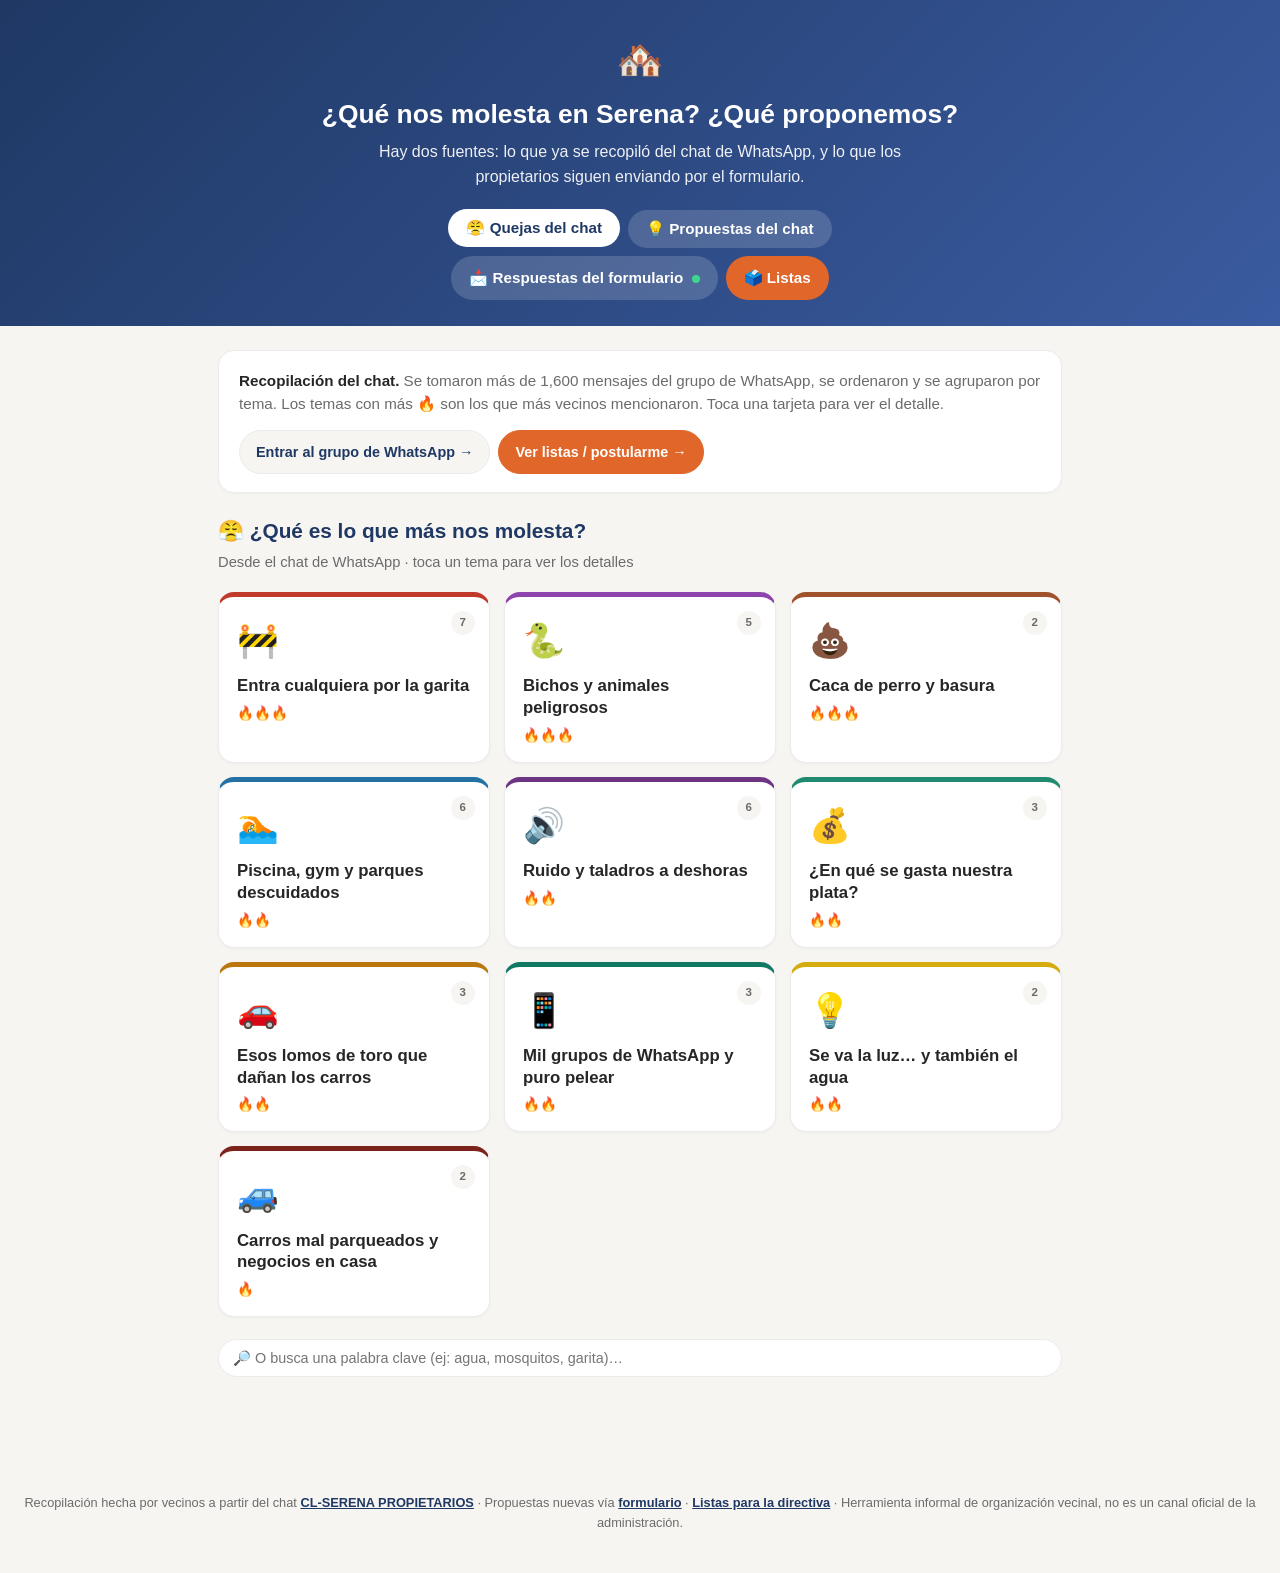
<file: index.html>
<!DOCTYPE html>
<html lang="es">
<head>
<meta charset="UTF-8">
<meta name="viewport" content="width=device-width, initial-scale=1.0">
<title>Etapa Serena — ¿Qué nos molesta y qué proponemos?</title>
<meta name="description" content="Un vistazo fácil a las quejas y propuestas de los vecinos de la Etapa Serena, Urb. Casa Laguna.">
<link rel="stylesheet" href="style.css">
<link rel="icon" href="data:image/svg+xml,<svg xmlns=%22http://www.w3.org/2000/svg%22 viewBox=%220 0 100 100%22><text y=%22.9em%22 font-size=%2290%22>🏘️</text></svg>">
</head>
<body>
<header class="site-header">
  <span class="emoji-big">🏘️</span>
  <h1>¿Qué nos molesta en Serena? ¿Qué proponemos?</h1>
  <p>Hay dos fuentes: lo que ya se recopiló del chat de WhatsApp, y lo que los propietarios siguen enviando por el formulario.</p>
  <nav class="tabs">
    <button id="tab-quejas" class="active">😤 Quejas del chat</button>
    <button id="tab-propuestas">💡 Propuestas del chat</button>
    <button id="tab-formulario">📩 Respuestas del formulario <span class="live-dot" title="En vivo desde Google Sheets"></span></button>
    <a href="listas.html" class="tab-listas">🗳️ Listas</a>
  </nav>
</header>

<main>
  <div class="intro-card" id="intro-quejas">
    <strong>Recopilación del chat.</strong> Se tomaron más de 1,600 mensajes del grupo de WhatsApp, se ordenaron y se agruparon por tema. Los temas con más 🔥 son los que más vecinos mencionaron. Toca una tarjeta para ver el detalle.
    <p class="intro-actions">
      <a class="btn-link" href="https://chat.whatsapp.com/KhNi0qiLbnh07KoS2lubIY" target="_blank" rel="noopener">Entrar al grupo de WhatsApp →</a>
      <a class="btn-link btn-primary" href="listas.html">Ver listas / postularme →</a>
    </p>
  </div>
  <div class="intro-card" id="intro-propuestas" style="display:none;">
    <strong>Recopilación del chat + formulario.</strong> Incluye las propuestas del WhatsApp y también las que los propietarios siguen enviando por el formulario, ubicadas en su categoría. Toca una tarjeta para ver cada una.
    <p class="intro-actions">
      <a class="btn-link" href="https://chat.whatsapp.com/KhNi0qiLbnh07KoS2lubIY" target="_blank" rel="noopener">Entrar al grupo de WhatsApp →</a>
      <a class="btn-link btn-primary" href="listas.html">Ver listas / postularme →</a>
    </p>
  </div>
  <div class="intro-card intro-form" id="intro-formulario" style="display:none;">
    <strong>Lo que siguen enviando los propietarios.</strong> Cada vez que alguien llena el formulario, aparece aquí automáticamente. Esto es aparte de la recopilación del chat.
    <p class="intro-actions">
      <a class="btn-link btn-primary" href="https://docs.google.com/forms/d/e/1FAIpQLSe0tv0UpQ9HYFHhV_UMv6kmfiRAs6xwJwv82_WO1buatgJ94g/viewform" target="_blank" rel="noopener">Enviar mi propuesta →</a>
      <a class="btn-link" href="listas.html">Ir a listas de la directiva →</a>
    </p>
  </div>

  <div id="catalog-view">
    <div class="section-title" id="main-title">😤 ¿Qué es lo que más nos molesta?</div>
    <p class="section-sub" id="main-sub">Desde el chat de WhatsApp · toca un tema para ver los detalles</p>

    <div class="cat-grid" id="cat-grid"></div>

    <div id="detail-area" style="margin-top: 22px;"></div>

    <div class="search-row">
      <input type="text" id="search" placeholder="🔎 O busca una palabra clave (ej: agua, mosquitos, garita)…">
    </div>
    <div id="search-results"></div>
  </div>

  <div id="formulario-view" style="display:none;">
    <div class="form-hero">
      <div class="form-hero-top">
        <div>
          <div class="section-title">📩 Respuestas del formulario</div>
          <p class="section-sub" id="form-status">Cargando desde Google Sheets…</p>
        </div>
        <a class="btn-link btn-primary form-hero-btn" href="https://docs.google.com/forms/d/e/1FAIpQLSe0tv0UpQ9HYFHhV_UMv6kmfiRAs6xwJwv82_WO1buatgJ94g/viewform" target="_blank" rel="noopener">+ Enviar idea</a>
      </div>
    </div>
    <div id="form-results" class="form-feed"></div>
    <div class="cta-form">
      <div class="cta-form-emoji">✍️</div>
      <h3>¿Falta tu voz?</h3>
      <p>Si tienes una idea o necesidad para la próxima administración, envíala en 1 minuto.</p>
      <a class="btn-link btn-primary" href="https://docs.google.com/forms/d/e/1FAIpQLSe0tv0UpQ9HYFHhV_UMv6kmfiRAs6xwJwv82_WO1buatgJ94g/viewform" target="_blank" rel="noopener">Abrir formulario de propuestas →</a>
    </div>
  </div>
</main>

<footer>
  Recopilación hecha por vecinos a partir del chat <a href="https://chat.whatsapp.com/KhNi0qiLbnh07KoS2lubIY" target="_blank" rel="noopener">CL-SERENA PROPIETARIOS</a>
  · Propuestas nuevas vía <a href="https://docs.google.com/forms/d/e/1FAIpQLSe0tv0UpQ9HYFHhV_UMv6kmfiRAs6xwJwv82_WO1buatgJ94g/viewform" target="_blank" rel="noopener">formulario</a>
  · <a href="listas.html">Listas para la directiva</a>
  · Herramienta informal de organización vecinal, no es un canal oficial de la administración.
  <div class="view-count" id="view-count" hidden>vistas: <span>—</span></div>
</footer>

<script src="categorias.js"></script>
<script src="matches.js"></script>
<script src="data.json" type="application/json" id="raw-data"></script>
<script>
// Documento de prueba (cambiar este ID cuando usen la hoja real)
const SHEET_ID = '1Nrael36SelwBUBcPOrQbC3nsZjL1eQvPozcRFsZwZNM';
const SHEET_GID = '781216111';

let DATA = null;
let DATA_BASE = null; // catálogo del chat, sin mezclar formulario
let FORM_ROWS = null;
let currentTab = 'quejas';
let openCategory = null;

function escapeHtml(str) {
  return String(str == null ? '' : str)
    .replace(/&/g, '&amp;')
    .replace(/</g, '&lt;')
    .replace(/>/g, '&gt;')
    .replace(/"/g, '&quot;')
    .replace(/'/g, '&#39;');
}

function shortTitle(text, maxLen) {
  const clean = String(text || '').replace(/\s+/g, ' ').trim();
  if (clean.length <= maxLen) return clean;
  return clean.slice(0, maxLen - 1).trim() + '…';
}

function formToPropuesta(row) {
  return {
    id: row.id,
    categoria: categorizeProposal(row.propuesta),
    propuesta: shortTitle(row.propuesta, 140),
    detalle: row.propuesta,
    quien: row.quien || 'Vecino/a',
    fecha: row.fecha || '',
    fuente: 'formulario'
  };
}

function mergeFormIntoPropuestas() {
  if (!DATA_BASE) return;
  const base = DATA_BASE.propuestas || [];
  const fromForm = (FORM_ROWS || []).map(formToPropuesta);
  DATA = {
    quejas: DATA_BASE.quejas,
    propuestas: base.concat(fromForm)
  };
}

async function loadData() {
  try {
    const res = await fetch('data.json');
    DATA_BASE = await res.json();
  } catch (e) {
    DATA_BASE = JSON.parse(document.getElementById('raw-data').textContent || '{}');
  }
  DATA = {
    quejas: DATA_BASE.quejas || [],
    propuestas: (DATA_BASE.propuestas || []).slice()
  };
  render();
  // Cargar formulario en vivo y mezclarlo en Propuestas
  try {
    FORM_ROWS = await loadSheetResponses();
    mergeFormIntoPropuestas();
    if (currentTab === 'propuestas') renderCatGrid();
    if (currentTab === 'formulario') renderFormulario(FORM_ROWS);
  } catch (e) {
    // El catálogo del chat sigue disponible aunque falle la hoja
  }
}

function cellText(cell) {
  if (!cell) return '';
  if (cell.f != null && cell.f !== '') return String(cell.f);
  if (cell.v == null) return '';
  return String(cell.v);
}

function parseGviz(resp) {
  if (!resp || resp.status !== 'ok' || !resp.table) return [];
  const rows = resp.table.rows || [];
  return rows.map((row, idx) => {
    const c = row.c || [];
    return {
      id: 'F' + (idx + 1),
      fecha: cellText(c[0]),
      quien: cellText(c[1]),
      propuesta: cellText(c[2]).trim()
    };
  }).filter(r => r.propuesta).reverse();
}

function loadSheetResponses() {
  return new Promise((resolve, reject) => {
    const cbName = '__serenaSheetCb_' + Date.now();
    const script = document.createElement('script');
    const timeout = setTimeout(() => {
      cleanup();
      reject(new Error('timeout'));
    }, 15000);

    function cleanup() {
      clearTimeout(timeout);
      try { delete window[cbName]; } catch (e) { window[cbName] = undefined; }
      if (script.parentNode) script.parentNode.removeChild(script);
    }

    window[cbName] = function (resp) {
      cleanup();
      try { resolve(parseGviz(resp)); }
      catch (e) { reject(e); }
    };

    script.onerror = () => {
      cleanup();
      reject(new Error('No se pudo cargar la hoja'));
    };
    script.src = 'https://docs.google.com/spreadsheets/d/' + SHEET_ID +
      '/gviz/tq?tqx=out:json;responseHandler:' + cbName + '&gid=' + SHEET_GID;
    document.body.appendChild(script);
  });
}

function groupByCategory(items) {
  const map = {};
  items.forEach(it => {
    if (!map[it.categoria]) map[it.categoria] = [];
    map[it.categoria].push(it);
  });
  return map;
}

function freqRank(freq) {
  if (!freq) return 0;
  const f = freq.toLowerCase();
  if (f.includes('muy')) return 3;
  if (f.includes('alta')) return 2;
  if (f.includes('media')) return 1;
  return 0;
}

function renderCatGrid() {
  const items = currentTab === 'quejas' ? DATA.quejas : DATA.propuestas;
  const groups = groupByCategory(items);
  const cats = Object.keys(groups);

  cats.sort((a, b) => {
    if (currentTab === 'quejas') {
      const ra = Math.max(...groups[a].map(x => freqRank(x.frecuencia)));
      const rb = Math.max(...groups[b].map(x => freqRank(x.frecuencia)));
      if (rb !== ra) return rb - ra;
    }
    return groups[b].length - groups[a].length;
  });

  const grid = document.getElementById('cat-grid');
  grid.innerHTML = cats.map(cat => {
    const info = catInfo(cat, currentTab);
    const group = groups[cat];
    const topFlame = currentTab === 'quejas'
      ? flamesFor(group.reduce((a, b) => freqRank(a) > freqRank(b.frecuencia) ? a : b.frecuencia, group[0].frecuencia))
      : '';
    return `
      <div class="cat-card" style="--cat-color:${info.color}" data-cat="${encodeURIComponent(cat)}">
        <span class="count-pill">${group.length}</span>
        <span class="emoji">${info.emoji}</span>
        <h3>${info.titulo}</h3>
        ${currentTab === 'quejas' ? `<div class="flames">${topFlame}</div>` : `<div class="flames" style="color:var(--text-muted); font-size:0.82rem;">${group.length} propuesta${group.length>1?'s':''}</div>`}
      </div>`;
  }).join('');

  grid.querySelectorAll('.cat-card').forEach(card => {
    card.addEventListener('click', () => {
      const cat = decodeURIComponent(card.dataset.cat);
      openCategory = (openCategory === cat) ? null : cat;
      renderDetail(groups);
      if (openCategory) {
        document.getElementById('detail-area').scrollIntoView({ behavior: 'smooth', block: 'start' });
      }
    });
  });

  renderDetail(groups);
}

function findById(list, id) {
  return (list || []).find((x) => x.id === id);
}

function matchChips(ids, kind) {
  if (!ids || !ids.length) return '';
  const list = kind === 'propuesta' ? (DATA_BASE?.propuestas || DATA?.propuestas || []) : (DATA_BASE?.quejas || DATA?.quejas || []);
  const label = kind === 'propuesta' ? '💡 Responde con' : '😤 Atiende a';
  const chips = ids.map((id) => {
    const item = findById(list, id);
    if (!item) return '';
    const text = kind === 'propuesta' ? item.propuesta : item.resumen;
    const title = shortTitle(text, 56);
    return `<button type="button" class="match-chip" data-kind="${kind}" data-id="${escapeHtml(id)}" title="${escapeHtml(text)}">${escapeHtml(id)} · ${escapeHtml(title)}</button>`;
  }).filter(Boolean).join('');
  if (!chips) return '';
  return `<div class="match-row"><span class="match-label">${label}</span><div class="match-chips">${chips}</div></div>`;
}

function quejaBubble(item) {
  return `
    <div class="item-bubble" id="item-${escapeHtml(item.id)}">
      <div>${escapeHtml(item.resumen)}</div>
      ${item.cita ? `<div class="quote">${escapeHtml(item.cita)}</div>` : ''}
      <div class="meta">
        <span>📅 ${escapeHtml(item.fecha)}</span>
        <span>📍 ${escapeHtml(item.mz)}</span>
        <span>${flamesFor(item.frecuencia)} ${flameLabel(item.frecuencia)}</span>
      </div>
      ${matchChips(relatedPropuestasFor(item.id), 'propuesta')}
    </div>`;
}

function propuestaBubble(item) {
  const fromForm = item.fuente === 'formulario';
  const body = fromForm ? (item.detalle || item.propuesta) : item.propuesta;
  const extra = (!fromForm && item.detalle) ? item.detalle : '';
  return `
    <div class="item-bubble${fromForm ? ' from-form' : ''}" id="item-${escapeHtml(item.id)}">
      <div>
        ${fromForm ? '' : `<strong>${escapeHtml(body)}</strong>`}
        ${fromForm ? `<div class="form-inline-text">${escapeHtml(body).replace(/\n/g, '<br>')}</div>` : ''}
        ${fromForm ? '<span class="badge-form">Formulario</span>' : ''}
      </div>
      ${extra ? `<div class="prop-detail">${escapeHtml(extra)}</div>` : ''}
      <div class="meta">
        <span>🙋 ${escapeHtml(item.quien)}</span>
        <span>📅 ${escapeHtml(item.fecha)}</span>
      </div>
    </div>`;
}

function renderDetail(groups) {
  const area = document.getElementById('detail-area');
  if (!openCategory || !groups[openCategory]) {
    area.innerHTML = '';
    return;
  }
  const info = catInfo(openCategory, currentTab);
  const group = groups[openCategory];
  const bubbles = group.map(currentTab === 'quejas' ? quejaBubble : propuestaBubble).join('');
  area.innerHTML = `
    <div class="cat-detail open">
      <div class="cat-detail-header" style="--cat-color:${info.color}">
        <span class="emoji">${info.emoji}</span>
        <h3>${info.titulo} (${group.length})</h3>
        <span class="chev">▾</span>
      </div>
      <div class="cat-detail-body">${bubbles}</div>
    </div>`;

  area.querySelectorAll('.match-chip').forEach((chip) => {
    chip.addEventListener('click', () => {
      const kind = chip.dataset.kind;
      const id = chip.dataset.id;
      jumpToRelated(kind, id);
    });
  });
}

function jumpToRelated(kind, id) {
  const targetTab = kind === 'propuesta' ? 'propuestas' : 'quejas';
  const list = targetTab === 'propuestas' ? DATA.propuestas : DATA.quejas;
  const item = findById(list, id);
  if (!item) return;

  if (currentTab !== targetTab) switchTab(targetTab);

  openCategory = item.categoria;
  renderCatGrid();

  requestAnimationFrame(() => {
    const el = document.getElementById(`item-${id}`);
    if (el) {
      el.classList.add('match-flash');
      el.scrollIntoView({ behavior: 'smooth', block: 'center' });
      setTimeout(() => el.classList.remove('match-flash'), 1600);
    }
  });
}

function applySearch() {
  const term = document.getElementById('search').value.trim().toLowerCase();
  const results = document.getElementById('search-results');
  if (!term) { results.innerHTML = ''; return; }
  if (currentTab === 'formulario') return;
  const items = currentTab === 'quejas' ? DATA.quejas : DATA.propuestas;
  const filtered = items.filter(x => JSON.stringify(x).toLowerCase().includes(term));
  if (filtered.length === 0) {
    results.innerHTML = '<div class="empty-msg">No se encontró nada con esa palabra.</div>';
    return;
  }
  results.innerHTML = `<div class="section-title" style="font-size:1.05rem;">Resultados para "${term}" (${filtered.length})</div>` +
    filtered.map(currentTab === 'quejas' ? quejaBubble : propuestaBubble).join('');
  results.querySelectorAll('.match-chip').forEach((chip) => {
    chip.addEventListener('click', () => {
      jumpToRelated(chip.dataset.kind, chip.dataset.id);
    });
  });
}

function initialsFrom(name) {
  const parts = String(name || 'V').trim().split(/\s+/).filter(Boolean);
  if (parts.length === 0) return 'V';
  if (parts.length === 1) return parts[0].slice(0, 2).toUpperCase();
  return (parts[0][0] + parts[1][0]).toUpperCase();
}

function avatarColor(name) {
  const palette = ['#1f3864', '#e0662a', '#1f8a70', '#2e5395', '#b9770e', '#2471a3'];
  let hash = 0;
  const s = String(name || '');
  for (let i = 0; i < s.length; i++) hash = (hash + s.charCodeAt(i) * (i + 1)) % palette.length;
  return palette[hash];
}

function formBubble(item, idx, total) {
  const quien = item.quien || 'Vecino/a';
  const color = avatarColor(quien);
  return `
    <article class="form-card" style="--delay:${Math.min(idx, 8) * 40}ms; --accent:${color}">
      <header class="form-card-head">
        <div class="form-avatar" style="background:${color}">${escapeHtml(initialsFrom(quien))}</div>
        <div class="form-card-who">
          <strong>${escapeHtml(quien)}</strong>
          <span>${escapeHtml(item.fecha || '')}</span>
        </div>
        <span class="form-card-num">#${total - idx}</span>
      </header>
      <div class="form-text">${escapeHtml(item.propuesta).replace(/\n/g, '<br>')}</div>
    </article>`;
}

function renderFormulario(rows) {
  const status = document.getElementById('form-status');
  const box = document.getElementById('form-results');
  if (!rows || rows.length === 0) {
    status.innerHTML = 'Todavía no hay respuestas en el formulario.';
    box.innerHTML = `
      <div class="form-empty">
        <div class="form-empty-emoji">📭</div>
        <p>Sé el primero en enviar una idea para la nueva directiva.</p>
      </div>`;
    return;
  }
  status.innerHTML = `<span class="live-badge">EN VIVO</span> <strong>${rows.length}</strong> respuesta${rows.length === 1 ? '' : 's'} · se actualiza sola`;
  box.innerHTML = rows.map((row, idx) => formBubble(row, idx, rows.length)).join('');
}

async function showFormulario() {
  document.getElementById('form-status').textContent = 'Cargando desde Google Sheets…';
  document.getElementById('form-results').innerHTML = `
    <div class="form-card form-skeleton">
      <div class="sk sk-avatar"></div>
      <div class="sk-lines">
        <div class="sk sk-line short"></div>
        <div class="sk sk-line"></div>
        <div class="sk sk-line"></div>
      </div>
    </div>
    <div class="form-card form-skeleton">
      <div class="sk sk-avatar"></div>
      <div class="sk-lines">
        <div class="sk sk-line short"></div>
        <div class="sk sk-line"></div>
      </div>
    </div>`;
  try {
    FORM_ROWS = await loadSheetResponses();
    mergeFormIntoPropuestas();
    renderFormulario(FORM_ROWS);
  } catch (e) {
    document.getElementById('form-status').textContent =
      'No se pudo leer la hoja. Revisa que siga compartida como “Cualquiera con el enlace → Lector”.';
    document.getElementById('form-results').innerHTML = `
      <div class="form-empty">
        <div class="form-empty-emoji">⚠️</div>
        <p>No se pudo cargar el formulario en vivo. Intenta refrescar en un momento.</p>
      </div>`;
  }
}

function switchTab(tab) {
  currentTab = tab;
  openCategory = null;
  document.getElementById('tab-quejas').classList.toggle('active', tab === 'quejas');
  document.getElementById('tab-propuestas').classList.toggle('active', tab === 'propuestas');
  document.getElementById('tab-formulario').classList.toggle('active', tab === 'formulario');
  document.getElementById('intro-quejas').style.display = tab === 'quejas' ? '' : 'none';
  document.getElementById('intro-propuestas').style.display = tab === 'propuestas' ? '' : 'none';
  document.getElementById('intro-formulario').style.display = tab === 'formulario' ? '' : 'none';
  document.getElementById('catalog-view').style.display = tab === 'formulario' ? 'none' : '';
  document.getElementById('formulario-view').style.display = tab === 'formulario' ? '' : 'none';
  document.getElementById('search').value = '';
  document.getElementById('search-results').innerHTML = '';

  if (tab === 'formulario') {
    showFormulario();
    return;
  }

  document.getElementById('main-title').textContent = tab === 'quejas'
    ? '😤 ¿Qué es lo que más nos molesta?'
    : '💡 ¿Qué proponemos para la nueva directiva?';
  document.getElementById('main-sub').textContent = tab === 'quejas'
    ? 'Desde el chat de WhatsApp · toca un tema para ver los detalles'
    : 'Chat + formulario en vivo · toca un tema para ver las propuestas';
  renderCatGrid();
}

document.getElementById('tab-quejas').addEventListener('click', () => switchTab('quejas'));
document.getElementById('tab-propuestas').addEventListener('click', () => switchTab('propuestas'));
document.getElementById('tab-formulario').addEventListener('click', () => switchTab('formulario'));
document.getElementById('search').addEventListener('input', applySearch);

function render() {
  renderCatGrid();
}

async function trackViews() {
  const el = document.getElementById('view-count');
  const num = el ? el.querySelector('span') : null;
  if (!el || !num) return;
  const key = 'mrkevinomar-serena-vistas';
  const already = sessionStorage.getItem('serena_viewed') === '1';
  const endpoint = already
    ? 'https://countapi.mileshilliard.com/api/v1/get/' + key
    : 'https://countapi.mileshilliard.com/api/v1/hit/' + key;
  try {
    const res = await fetch(endpoint);
    const data = await res.json();
    if (!already) sessionStorage.setItem('serena_viewed', '1');
    if (data && data.value != null) {
      num.textContent = Number(data.value).toLocaleString('es-EC');
      el.hidden = false;
    }
  } catch (e) {
    // Silencioso: el contador es solo informativo
  }
}

loadData();
trackViews();
</script>
</body>
</html>
</file>
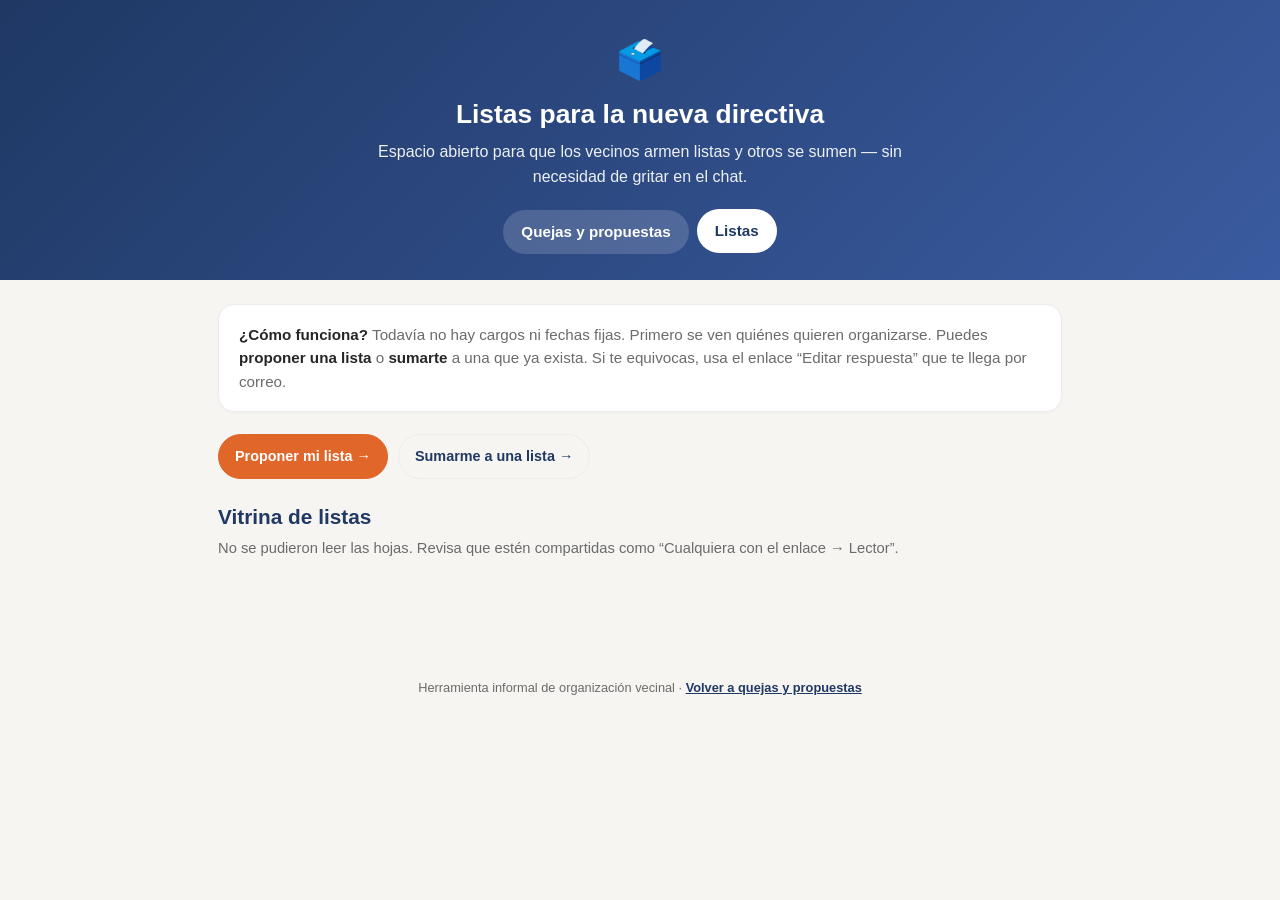
<file: listas.html>
<!DOCTYPE html>
<html lang="es">
<head>
<meta charset="UTF-8">
<meta name="viewport" content="width=device-width, initial-scale=1.0">
<title>Listas para la directiva — Etapa Serena</title>
<meta name="description" content="Vitrina pública de listas que se están formando para la nueva directiva de Etapa Serena.">
<link rel="stylesheet" href="style.css">
<link rel="icon" href="data:image/svg+xml,<svg xmlns=%22http://www.w3.org/2000/svg%22 viewBox=%220 0 100 100%22><text y=%22.9em%22 font-size=%2290%22>🗳️</text></svg>">
</head>
<body>
<header class="site-header">
  <span class="emoji-big">🗳️</span>
  <h1>Listas para la nueva directiva</h1>
  <p>Espacio abierto para que los vecinos armen listas y otros se sumen — sin necesidad de gritar en el chat.</p>
  <nav class="tabs">
    <a href="index.html">Quejas y propuestas</a>
    <a href="listas.html" class="active">Listas</a>
  </nav>
</header>

<main>
  <div class="intro-card intro-form">
    <strong>¿Cómo funciona?</strong>
    Todavía no hay cargos ni fechas fijas. Primero se ven quiénes quieren organizarse.
    Puedes <strong>proponer una lista</strong> o <strong>sumarte</strong> a una que ya exista.
    Si te equivocas, usa el enlace “Editar respuesta” que te llega por correo.
  </div>

  <div class="listas-actions" id="listas-actions">
    <a class="btn-link btn-primary" id="btn-postular" href="#" target="_blank" rel="noopener">Proponer mi lista →</a>
    <a class="btn-link" id="btn-sumarse" href="#" target="_blank" rel="noopener">Sumarme a una lista →</a>
  </div>

  <div class="section-title">Vitrina de listas</div>
  <p class="section-sub" id="listas-status">Cargando…</p>
  <div id="listas-grid" class="listas-grid"></div>
</main>

<footer>
  Herramienta informal de organización vecinal ·
  <a href="index.html">Volver a quejas y propuestas</a>
  <div class="view-count" id="view-count" hidden>vistas: <span>—</span></div>
</footer>

<script src="config-listas.js"></script>
<script>
// Debe coincidir con OPCION_SALIRSE en apps_script_sync_listas.gs
const OPCION_SALIRSE = '— Ya no estoy en ninguna lista —';

function escapeHtml(str) {
  return String(str == null ? '' : str)
    .replace(/&/g, '&amp;')
    .replace(/</g, '&lt;')
    .replace(/>/g, '&gt;')
    .replace(/"/g, '&quot;')
    .replace(/'/g, '&#39;');
}

function norm(s) {
  return String(s || '')
    .toLowerCase()
    .normalize('NFD').replace(/[\u0300-\u036f]/g, '')
    .replace(/\s+/g, ' ')
    .trim();
}

function cellText(cell) {
  if (!cell) return '';
  if (cell.f != null && cell.f !== '') return String(cell.f);
  if (cell.v == null) return '';
  return String(cell.v);
}

function parseGviz(resp) {
  if (!resp || resp.status !== 'ok' || !resp.table) return { headers: [], rows: [] };
  const headers = (resp.table.cols || []).map(c => String((c && c.label) || '').trim());
  const rows = (resp.table.rows || []).map(row => (row.c || []).map(cellText));
  return { headers, rows };
}

function colIndex(headers, predicados) {
  const preds = Array.isArray(predicados) ? predicados : [predicados];
  for (let i = 0; i < headers.length; i++) {
    const h = norm(headers[i]);
    if (preds.some(p => h.includes(norm(p)))) return i;
  }
  return -1;
}

function pick(row, idx) {
  return idx >= 0 ? String(row[idx] || '').trim() : '';
}

/** Si hay columnas duplicadas (ej. texto viejo + dropdown nuevo), toma la última con valor. */
function pickLastMatching(headers, row, predicados) {
  const preds = Array.isArray(predicados) ? predicados : [predicados];
  let value = '';
  for (let i = 0; i < headers.length; i++) {
    const h = norm(headers[i]);
    if (!preds.some(p => h.includes(norm(p)))) continue;
    const v = String(row[i] || '').trim();
    if (v) value = v;
  }
  return value;
}

function loadSheet(sheetId, gid) {
  return new Promise((resolve, reject) => {
    if (!sheetId) {
      reject(new Error('Falta configurar la hoja'));
      return;
    }
    const cbName = '__listasCb_' + Math.random().toString(36).slice(2);
    const script = document.createElement('script');
    const timeout = setTimeout(() => {
      cleanup();
      reject(new Error('timeout'));
    }, 15000);

    function cleanup() {
      clearTimeout(timeout);
      try { delete window[cbName]; } catch (e) { window[cbName] = undefined; }
      if (script.parentNode) script.parentNode.removeChild(script);
    }

    window[cbName] = function (resp) {
      cleanup();
      try { resolve(parseGviz(resp)); }
      catch (e) { reject(e); }
    };

    script.onerror = () => {
      cleanup();
      reject(new Error('No se pudo cargar la hoja'));
    };
    script.src = 'https://docs.google.com/spreadsheets/d/' + sheetId +
      '/gviz/tq?tqx=out:json;responseHandler:' + cbName + '&gid=' + (gid || '0');
    document.body.appendChild(script);
  });
}

function initialsFrom(name) {
  const parts = String(name || 'L').trim().split(/\s+/).filter(Boolean);
  if (!parts.length) return 'L';
  if (parts.length === 1) return parts[0].slice(0, 2).toUpperCase();
  return (parts[0][0] + parts[1][0]).toUpperCase();
}

function avatarColor(name) {
  const palette = ['#1f3864', '#e0662a', '#1f8a70', '#2e5395', '#b9770e', '#2471a3'];
  let hash = 0;
  const s = String(name || '');
  for (let i = 0; i < s.length; i++) hash = (hash + s.charCodeAt(i) * (i + 1)) % palette.length;
  return palette[hash];
}

function splitPeople(text) {
  return String(text || '')
    .split(/\n|;|,|\u2022|\-/)
    .map(s => s.trim())
    .filter(Boolean);
}

function findAdhesiones(listName, adhesiones) {
  const target = norm(listName);
  return adhesiones.filter(a => {
    const n = norm(a.lista);
    return n === target || n.includes(target) || target.includes(n);
  });
}

function renderListas(postulaciones, adhesiones) {
  const status = document.getElementById('listas-status');
  const grid = document.getElementById('listas-grid');

  if (!postulaciones.length) {
    status.innerHTML = 'Todavía no hay listas. Sé el primero en proponer una.';
    grid.innerHTML = `
      <div class="form-empty">
        <div class="form-empty-emoji">🗳️</div>
        <p>Cuando alguien postule, aparecerá aquí automáticamente.</p>
      </div>`;
    return;
  }

  status.innerHTML = `<span class="live-badge">EN VIVO</span> <strong>${postulaciones.length}</strong> lista${postulaciones.length === 1 ? '' : 's'} · se actualiza sola`;

  grid.innerHTML = postulaciones.map((lista, idx) => {
    const color = avatarColor(lista.nombreLista);
    const adhesos = findAdhesiones(lista.nombreLista, adhesiones);
    const integrants = splitPeople(lista.integrantes);
    const total = new Set([
      ...integrants.map(norm),
      ...adhesos.map(a => norm(a.nombre))
    ].filter(Boolean)).size;

    return `
      <article class="lista-card" style="--accent:${color}; --delay:${Math.min(idx, 8) * 40}ms">
        <header class="lista-card-head">
          <div class="form-avatar" style="background:${color}">${escapeHtml(initialsFrom(lista.nombreLista))}</div>
          <div class="form-card-who">
            <strong>${escapeHtml(lista.nombreLista)}</strong>
            <span>Propuesta por ${escapeHtml(lista.quien)} · ${escapeHtml(lista.mz)}</span>
          </div>
          <span class="form-card-num">${total} persona${total === 1 ? '' : 's'}</span>
        </header>

        <div class="lista-body">
          <p class="lista-motivation">${escapeHtml(lista.motivacion).replace(/\n/g, '<br>')}</p>
          ${lista.propuestas ? `<div class="lista-block"><h4>Propuestas</h4><p>${escapeHtml(lista.propuestas).replace(/\n/g, '<br>')}</p></div>` : ''}
          ${integrants.length ? `<div class="lista-block"><h4>Integrantes iniciales</h4><ul class="lista-people">${integrants.map(p => `<li>${escapeHtml(p)}</li>`).join('')}</ul></div>` : ''}
          ${adhesos.length ? `<div class="lista-block"><h4>Se sumaron después</h4><ul class="lista-people">${adhesos.map(a => `<li>${escapeHtml(a.nombre)} <span class="muted">(${escapeHtml(a.mz)})</span>${a.aporte ? ` — ${escapeHtml(a.aporte)}` : ''}</li>`).join('')}</ul></div>` : ''}
          <div class="lista-meta">📅 ${escapeHtml(lista.fecha)}${lista.contacto ? ` · 📞 ${escapeHtml(lista.contacto)}` : ''}</div>
        </div>
      </article>`;
  }).join('');
}

function mapPostulaciones(payload) {
  const headers = payload.headers || [];
  const rows = payload.rows || [];
  const iFecha = colIndex(headers, ['timestamp', 'marca temporal']);
  const iQuien = colIndex(headers, ['tu nombre completo', 'nombre completo']);
  const iMz = colIndex(headers, ['manzana']);
  const iLista = colIndex(headers, ['nombre de la lista']);
  const iIntegrantes = colIndex(headers, ['integrantes']);
  const iMotivacion = colIndex(headers, ['motivacion', 'motivación']);
  const iPropuestas = colIndex(headers, ['propuestas principales', 'propuestas']);
  const iContacto = colIndex(headers, ['contacto']);

  return rows.map(r => ({
    fecha: pick(r, iFecha),
    quien: pick(r, iQuien),
    mz: pick(r, iMz),
    nombreLista: pickLastMatching(headers, r, ['nombre de la lista']) || pick(r, iLista),
    integrantes: pick(r, iIntegrantes),
    motivacion: pick(r, iMotivacion),
    propuestas: pick(r, iPropuestas),
    contacto: pick(r, iContacto)
  })).filter(x => x.nombreLista).reverse();
}

function mapAdhesiones(payload) {
  const headers = payload.headers || [];
  const rows = payload.rows || [];
  const iFecha = colIndex(headers, ['timestamp', 'marca temporal']);
  const iNombre = colIndex(headers, ['tu nombre completo', 'nombre completo']);
  const iMz = colIndex(headers, ['manzana']);
  const iAporte = colIndex(headers, ['aportar', 'aporte']);

  return rows.map(r => ({
    fecha: pick(r, iFecha),
    nombre: pick(r, iNombre),
    mz: pick(r, iMz),
    // Importante: tras convertir a dropdown puede haber 2 columnas con el mismo título
    lista: pickLastMatching(headers, r, ['lista a la que te sumas', 'nombre de la lista']),
    aporte: pick(r, iAporte)
  })).filter(x => {
    if (!x.nombre || !x.lista) return false;
    // Quienes eligieron "salirse" no aparecen en ninguna lista
    return norm(x.lista) !== norm(OPCION_SALIRSE);
  });
}

async function init() {
  const btnP = document.getElementById('btn-postular');
  const btnS = document.getElementById('btn-sumarse');
  const status = document.getElementById('listas-status');

  if (FORM_POSTULAR_URL) btnP.href = FORM_POSTULAR_URL;
  else btnP.classList.add('is-disabled');

  if (FORM_SUMARSE_URL) btnS.href = FORM_SUMARSE_URL;
  else btnS.classList.add('is-disabled');

  if (!listasConfigOk()) {
    status.innerHTML = 'Falta configurar. Ejecuta <code>apps_script_listas.gs</code> y pega los valores en <code>config-listas.js</code>.';
    document.getElementById('listas-grid').innerHTML = `
      <div class="form-empty">
        <div class="form-empty-emoji">⚙️</div>
        <p>Los formularios aún no están conectados. Sigue los pasos del archivo <strong>apps_script_listas.gs</strong>.</p>
      </div>`;
    return;
  }

  try {
    const [rawPostular, rawSumarse] = await Promise.all([
      loadSheet(SHEET_POSTULAR_ID, SHEET_POSTULAR_GID),
      SHEET_SUMARSE_ID ? loadSheet(SHEET_SUMARSE_ID, SHEET_SUMARSE_GID) : Promise.resolve([])
    ]);
    renderListas(mapPostulaciones(rawPostular), mapAdhesiones(rawSumarse));
  } catch (e) {
    status.textContent = 'No se pudieron leer las hojas. Revisa que estén compartidas como “Cualquiera con el enlace → Lector”.';
  }
}

init();

// Contador discreto (misma lógica del index)
(async function trackViews() {
  const el = document.getElementById('view-count');
  const num = el ? el.querySelector('span') : null;
  if (!el || !num) return;
  const key = 'mrkevinomar-serena-listas-vistas';
  const already = sessionStorage.getItem('serena_listas_viewed') === '1';
  const endpoint = already
    ? 'https://countapi.mileshilliard.com/api/v1/get/' + key
    : 'https://countapi.mileshilliard.com/api/v1/hit/' + key;
  try {
    const res = await fetch(endpoint);
    const data = await res.json();
    if (!already) sessionStorage.setItem('serena_listas_viewed', '1');
    if (data && data.value != null) {
      num.textContent = Number(data.value).toLocaleString('es-EC');
      el.hidden = false;
    }
  } catch (e) {}
})();
</script>
</body>
</html>
</file>
<file: style.css>
:root {
  --navy: #1f3864;
  --navy-light: #2e5395;
  --orange: #e0662a;
  --orange-light: #fff1e8;
  --green: #1f8a70;
  --green-light: #e4f7f1;
  --grey-bg: #f7f5f2;
  --card-bg: #ffffff;
  --text: #262626;
  --text-muted: #6b6b6b;
  --border: #ececec;
  --radius: 16px;
  --radius-sm: 10px;
}

* { box-sizing: border-box; }

body {
  margin: 0;
  font-family: -apple-system, BlinkMacSystemFont, "Segoe UI", Roboto, Helvetica, Arial, sans-serif;
  background: var(--grey-bg);
  color: var(--text);
  line-height: 1.55;
}

a { color: inherit; }

/* ---------- Header ---------- */
header.site-header {
  background: linear-gradient(135deg, var(--navy) 0%, #3a5ba0 100%);
  color: #fff;
  padding: 30px 20px 26px;
  text-align: center;
}

header.site-header .emoji-big { font-size: 2.4rem; display: block; margin-bottom: 4px; }

header.site-header h1 {
  margin: 0 0 6px;
  font-size: 1.65rem;
}

header.site-header p {
  margin: 0 auto;
  max-width: 560px;
  opacity: 0.92;
  font-size: 1rem;
}

nav.tabs {
  display: flex;
  gap: 8px;
  max-width: 620px;
  margin: 20px auto 0;
  justify-content: center;
  flex-wrap: wrap;
}

nav.tabs button, nav.tabs a {
  text-decoration: none;
  color: #fff;
  background: rgba(255,255,255,0.16);
  border: none;
  padding: 10px 18px;
  border-radius: 999px;
  font-size: 0.95rem;
  font-weight: 700;
  cursor: pointer;
  transition: background 0.15s, transform 0.1s;
  font-family: inherit;
}

nav.tabs button.active, nav.tabs a.active, nav.tabs button:hover, nav.tabs a:hover {
  background: #fff;
  color: var(--navy);
  transform: translateY(-1px);
}

nav.tabs a.tab-listas {
  background: var(--orange);
  color: #fff;
  font-weight: 800;
}
nav.tabs a.tab-listas:hover {
  background: #fff;
  color: var(--orange);
}

nav.tabs .live-dot {
  display: inline-block;
  width: 8px; height: 8px;
  border-radius: 50%;
  background: #3dd68c;
  margin-left: 4px;
  vertical-align: middle;
  box-shadow: 0 0 0 0 rgba(61,214,140,0.7);
  animation: live-pulse 1.6s infinite;
}
@keyframes live-pulse {
  0% { box-shadow: 0 0 0 0 rgba(61,214,140,0.55); }
  70% { box-shadow: 0 0 0 8px rgba(61,214,140,0); }
  100% { box-shadow: 0 0 0 0 rgba(61,214,140,0); }
}

.live-badge {
  display: inline-block;
  background: var(--green);
  color: #fff;
  font-size: 0.68rem;
  font-weight: 800;
  letter-spacing: 0.04em;
  padding: 3px 8px;
  border-radius: 999px;
  vertical-align: middle;
  margin-right: 6px;
}

/* ---------- Formulario (ideas nuevas) ---------- */
.intro-form {
  background:
    linear-gradient(135deg, rgba(224,102,42,0.10), rgba(31,56,100,0.06)),
    var(--card-bg);
  border-color: rgba(224,102,42,0.22);
}

.form-hero {
  background:
    linear-gradient(145deg, #1f3864 0%, #2e5395 55%, #3a6bb0 100%);
  color: #fff;
  border-radius: var(--radius);
  padding: 20px 22px;
  margin-bottom: 18px;
  box-shadow: 0 10px 28px rgba(31,56,100,0.22);
}
.form-hero .section-title { color: #fff; margin: 0 0 4px; }
.form-hero .section-sub { color: rgba(255,255,255,0.88); margin: 0; }
.form-hero .section-sub strong { color: #fff; }
.form-hero-top {
  display: flex;
  align-items: flex-start;
  justify-content: space-between;
  gap: 14px;
  flex-wrap: wrap;
}
.form-hero-btn {
  flex-shrink: 0;
  box-shadow: 0 4px 14px rgba(0,0,0,0.18);
}

.form-feed {
  display: flex;
  flex-direction: column;
  gap: 14px;
}

.form-card {
  background: var(--card-bg);
  border: 1px solid var(--border);
  border-radius: var(--radius);
  padding: 0;
  overflow: hidden;
  box-shadow: 0 2px 10px rgba(0,0,0,0.04);
  border-left: 5px solid var(--accent, var(--orange));
  animation: form-in 0.35s ease both;
  animation-delay: var(--delay, 0ms);
  transition: transform 0.15s, box-shadow 0.15s;
}
.form-card:hover {
  transform: translateY(-2px);
  box-shadow: 0 10px 24px rgba(0,0,0,0.08);
}
@keyframes form-in {
  from { opacity: 0; transform: translateY(10px); }
  to { opacity: 1; transform: translateY(0); }
}

.form-card-head {
  display: flex;
  align-items: center;
  gap: 12px;
  padding: 14px 16px 10px;
  background: linear-gradient(180deg, rgba(247,245,242,0.9), transparent);
}
.form-avatar {
  width: 42px; height: 42px;
  border-radius: 50%;
  color: #fff;
  font-weight: 800;
  font-size: 0.85rem;
  display: flex; align-items: center; justify-content: center;
  flex-shrink: 0;
  letter-spacing: 0.02em;
}
.form-card-who {
  flex: 1;
  min-width: 0;
  display: flex;
  flex-direction: column;
  gap: 2px;
}
.form-card-who strong {
  font-size: 0.95rem;
  line-height: 1.25;
}
.form-card-who span {
  font-size: 0.78rem;
  color: var(--text-muted);
}
.form-card-num {
  font-size: 0.72rem;
  font-weight: 800;
  color: var(--text-muted);
  background: var(--grey-bg);
  padding: 4px 9px;
  border-radius: 999px;
}

.form-card .form-text {
  padding: 4px 18px 18px;
  font-size: 0.95rem;
  line-height: 1.55;
  color: var(--text);
}

.form-empty {
  text-align: center;
  padding: 36px 18px;
  background: var(--card-bg);
  border: 1px dashed var(--border);
  border-radius: var(--radius);
  color: var(--text-muted);
}
.form-empty-emoji { font-size: 2rem; margin-bottom: 8px; }
.form-empty p { margin: 0; }

.form-skeleton {
  display: flex;
  gap: 12px;
  align-items: flex-start;
  padding: 16px;
  border-left-color: var(--border);
  animation: none;
}
.sk {
  background: linear-gradient(90deg, #ececec 25%, #f6f6f6 50%, #ececec 75%);
  background-size: 200% 100%;
  animation: shimmer 1.2s infinite;
  border-radius: 8px;
}
.sk-avatar { width: 42px; height: 42px; border-radius: 50%; flex-shrink: 0; }
.sk-lines { flex: 1; display: flex; flex-direction: column; gap: 8px; padding-top: 4px; }
.sk-line { height: 12px; width: 100%; }
.sk-line.short { width: 40%; }
@keyframes shimmer {
  0% { background-position: 200% 0; }
  100% { background-position: -200% 0; }
}

.cta-form {
  margin-top: 22px;
  text-align: center;
  padding: 26px 22px;
  background:
    linear-gradient(145deg, #fff1e8 0%, #ffe0cc 100%);
  border-radius: var(--radius);
  border: 1px solid rgba(224,102,42,0.2);
  box-shadow: 0 6px 18px rgba(224,102,42,0.12);
}
.cta-form-emoji { font-size: 1.8rem; margin-bottom: 6px; }
.cta-form h3 { margin: 0 0 6px; color: var(--text); font-size: 1.15rem; }
.cta-form p { margin: 0 0 14px; color: var(--text-muted); font-size: 0.92rem; }

/* ---------- Main layout ---------- */
main {
  max-width: 880px;
  margin: 0 auto;
  padding: 24px 18px 70px;
}

.intro-card {
  background: var(--card-bg);
  border: 1px solid var(--border);
  border-radius: var(--radius);
  padding: 18px 20px;
  margin-bottom: 22px;
  font-size: 0.95rem;
  color: var(--text-muted);
  box-shadow: 0 1px 3px rgba(0,0,0,0.03);
}
.intro-card strong { color: var(--text); }
.intro-actions { margin: 14px 0 0; display: flex; flex-wrap: wrap; gap: 8px; }
.btn-link {
  display: inline-block;
  text-decoration: none;
  font-weight: 700;
  font-size: 0.9rem;
  color: var(--navy);
  background: var(--grey-bg);
  border: 1px solid var(--border);
  padding: 10px 16px;
  border-radius: 999px;
}
.btn-link.btn-primary {
  background: var(--orange);
  border-color: var(--orange);
  color: #fff;
}
.btn-link:hover { transform: translateY(-1px); }

footer a { color: var(--navy); font-weight: 600; }

.section-title {
  font-size: 1.3rem;
  font-weight: 800;
  color: var(--navy);
  margin: 8px 0 4px;
}
.section-sub {
  color: var(--text-muted);
  font-size: 0.92rem;
  margin: 0 0 18px;
}

/* ---------- Category grid (landing) ---------- */
.cat-grid {
  display: grid;
  grid-template-columns: repeat(auto-fit, minmax(240px, 1fr));
  gap: 14px;
  margin-bottom: 10px;
}

.cat-card {
  background: var(--card-bg);
  border: 1px solid var(--border);
  border-radius: var(--radius);
  padding: 18px 18px 16px;
  cursor: pointer;
  box-shadow: 0 1px 3px rgba(0,0,0,0.04);
  transition: transform 0.12s, box-shadow 0.12s;
  border-top: 5px solid var(--cat-color, var(--navy));
  position: relative;
}

.cat-card:hover {
  transform: translateY(-3px);
  box-shadow: 0 8px 20px rgba(0,0,0,0.08);
}

.cat-card .emoji { font-size: 2.1rem; display: block; margin-bottom: 8px; }
.cat-card h3 { margin: 0 0 6px; font-size: 1.05rem; line-height: 1.3; }
.cat-card .flames { font-size: 0.85rem; }
.cat-card .count-pill {
  position: absolute; top: 14px; right: 14px;
  background: var(--grey-bg); color: var(--text-muted);
  font-size: 0.72rem; font-weight: 700;
  padding: 3px 9px; border-radius: 999px;
}

/* ---------- Detail (accordion) ---------- */
.cat-detail {
  background: var(--card-bg);
  border: 1px solid var(--border);
  border-radius: var(--radius);
  margin-bottom: 14px;
  overflow: hidden;
}

.cat-detail-header {
  padding: 16px 20px;
  display: flex;
  align-items: center;
  gap: 12px;
  cursor: pointer;
  border-left: 6px solid var(--cat-color, var(--navy));
}

.cat-detail-header .emoji { font-size: 1.6rem; }
.cat-detail-header h3 { margin: 0; font-size: 1.05rem; flex: 1; }
.cat-detail-header .chev { color: var(--text-muted); transition: transform 0.15s; font-size: 1rem; }
.cat-detail.open .cat-detail-header .chev { transform: rotate(180deg); }

.cat-detail-body { display: none; padding: 0 20px 18px; }
.cat-detail.open .cat-detail-body { display: block; }

.item-bubble {
  background: var(--grey-bg);
  border-radius: var(--radius-sm);
  padding: 12px 14px;
  margin-top: 10px;
  font-size: 0.92rem;
}
.item-bubble .quote {
  font-style: italic; color: #444; margin-top: 6px; font-size: 0.87rem;
  border-left: 3px solid var(--border); padding-left: 8px;
}
.item-bubble .meta {
  margin-top: 6px; font-size: 0.76rem; color: var(--text-muted);
  display: flex; gap: 12px; flex-wrap: wrap;
}
.item-bubble .prop-detail { color: var(--text-muted); margin-top: 4px; }
.item-bubble.from-form {
  border-left: 4px solid var(--orange);
  background: linear-gradient(180deg, #fff8f3, var(--grey-bg));
}
.match-row {
  margin-top: 10px;
  padding-top: 8px;
  border-top: 1px dashed var(--border);
}
.match-label {
  display: block;
  font-size: 0.72rem;
  font-weight: 700;
  color: var(--text-muted);
  margin-bottom: 6px;
  letter-spacing: 0.02em;
}
.match-chips {
  display: flex;
  flex-wrap: wrap;
  gap: 6px;
}
.match-chip {
  border: 1px solid color-mix(in srgb, var(--cat-color, #2e5395) 35%, #ccc);
  background: #fff;
  color: #1f3864;
  font-size: 0.72rem;
  line-height: 1.3;
  padding: 5px 8px;
  border-radius: 999px;
  cursor: pointer;
  text-align: left;
  max-width: 100%;
}
.match-chip:hover {
  background: #eef3fb;
  border-color: #2e5395;
}
.item-bubble.match-flash {
  outline: 2px solid #e0662a;
  box-shadow: 0 0 0 4px rgba(224, 102, 42, 0.18);
  transition: outline 0.2s, box-shadow 0.2s;
}
.badge-form {
  display: inline-block;
  margin-top: 8px;
  background: var(--orange);
  color: #fff;
  font-size: 0.68rem;
  font-weight: 800;
  letter-spacing: 0.03em;
  padding: 3px 8px;
  border-radius: 999px;
  text-transform: uppercase;
}
.form-inline-text {
  font-size: 0.92rem;
  line-height: 1.55;
  margin-bottom: 2px;
}

/* ---------- Search bar (secondary) ---------- */
.search-row {
  display: flex; gap: 10px; margin: 22px 0 16px; flex-wrap: wrap;
}
.search-row input {
  flex: 1; min-width: 180px; padding: 10px 14px; border-radius: 999px;
  border: 1px solid var(--border); font-size: 0.9rem; background: #fff;
}

footer {
  text-align: center;
  color: var(--text-muted);
  font-size: 0.8rem;
  padding: 30px 20px 40px;
}
footer .view-count {
  margin-top: 10px;
  font-size: 0.68rem;
  letter-spacing: 0.02em;
  opacity: 0.55;
  color: var(--text-muted);
}

.empty-msg { text-align: center; color: var(--text-muted); padding: 30px; }

.badge { display: inline-block; font-size: 0.72rem; font-weight: 700; padding: 3px 10px; border-radius: 999px; }
.badge.cat { background: var(--navy); color: #fff; }

/* ---------- Listas (vitrina) ---------- */
.listas-actions {
  display: flex;
  flex-wrap: wrap;
  gap: 10px;
  margin: 0 0 22px;
}
.btn-link.is-disabled {
  opacity: 0.45;
  pointer-events: none;
}
.listas-grid {
  display: flex;
  flex-direction: column;
  gap: 16px;
}
.lista-card {
  background: var(--card-bg);
  border: 1px solid var(--border);
  border-radius: var(--radius);
  overflow: hidden;
  border-left: 5px solid var(--accent, var(--navy));
  box-shadow: 0 2px 10px rgba(0,0,0,0.04);
  animation: form-in 0.35s ease both;
  animation-delay: var(--delay, 0ms);
}
.lista-card-head {
  display: flex;
  align-items: center;
  gap: 12px;
  padding: 16px 16px 10px;
  background: linear-gradient(180deg, rgba(247,245,242,0.95), transparent);
}
.lista-body { padding: 4px 18px 18px; }
.lista-motivation {
  margin: 0 0 12px;
  font-size: 0.95rem;
  line-height: 1.55;
}
.lista-block { margin-top: 12px; }
.lista-block h4 {
  margin: 0 0 6px;
  font-size: 0.78rem;
  text-transform: uppercase;
  letter-spacing: 0.04em;
  color: var(--text-muted);
}
.lista-block p { margin: 0; font-size: 0.92rem; line-height: 1.5; }
.lista-people {
  margin: 0;
  padding-left: 18px;
  font-size: 0.9rem;
}
.lista-people li { margin-bottom: 4px; }
.lista-people .muted { color: var(--text-muted); font-size: 0.85em; }
.lista-meta {
  margin-top: 14px;
  font-size: 0.78rem;
  color: var(--text-muted);
}
code {
  background: #eef0f3;
  padding: 2px 6px;
  border-radius: 4px;
  font-size: 0.85em;
}
</file>
